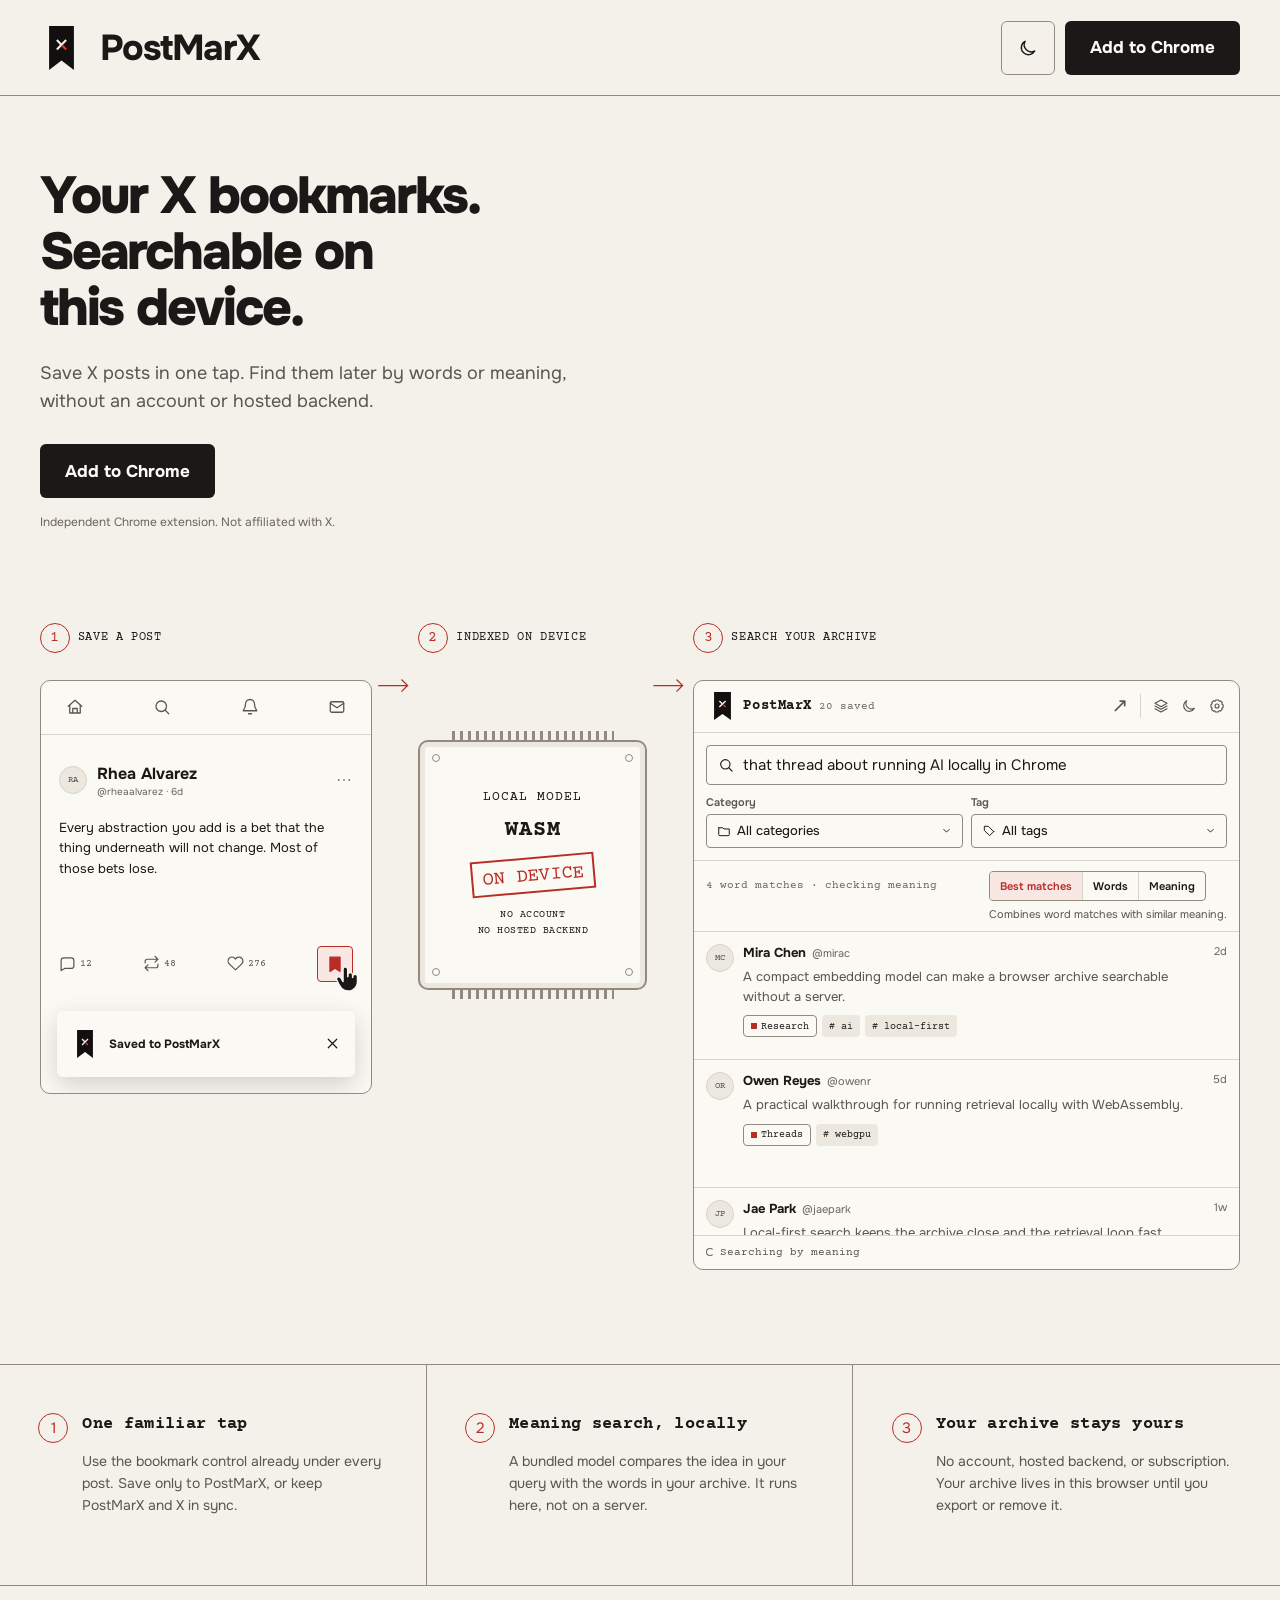
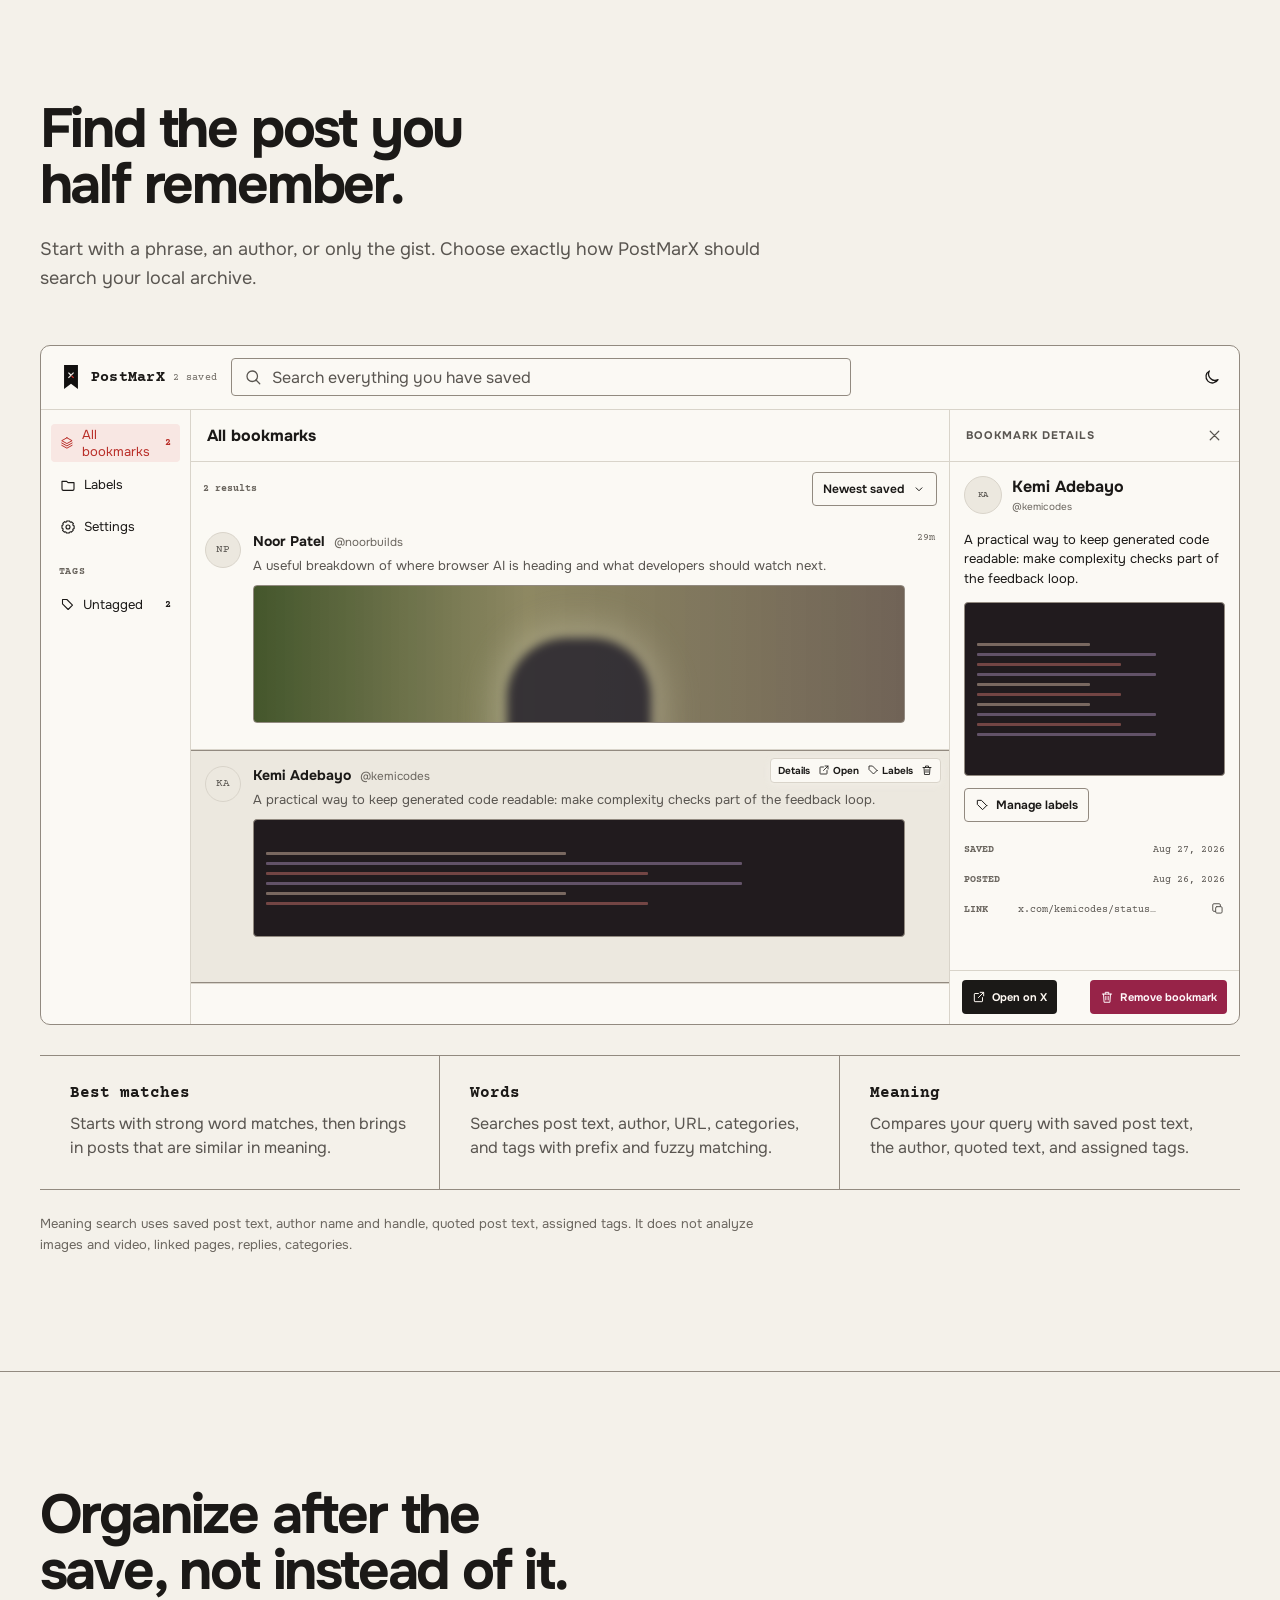
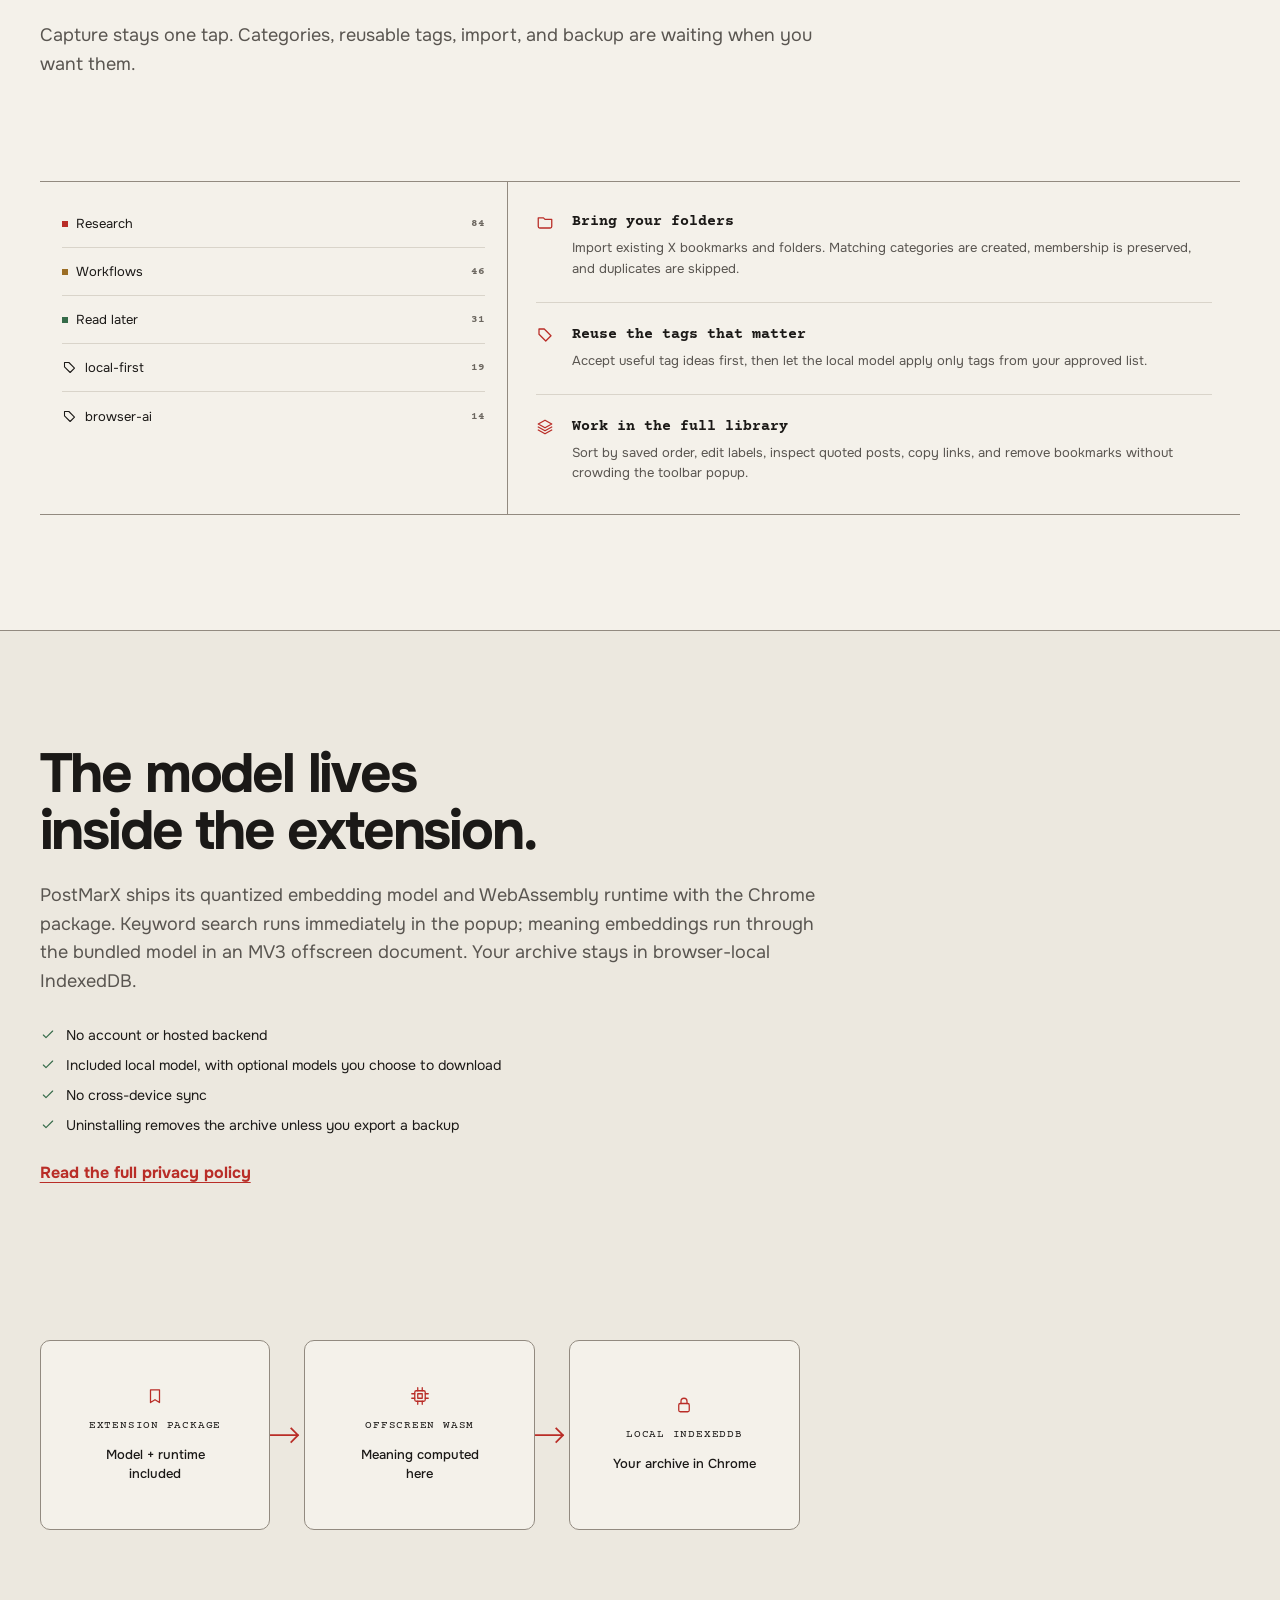
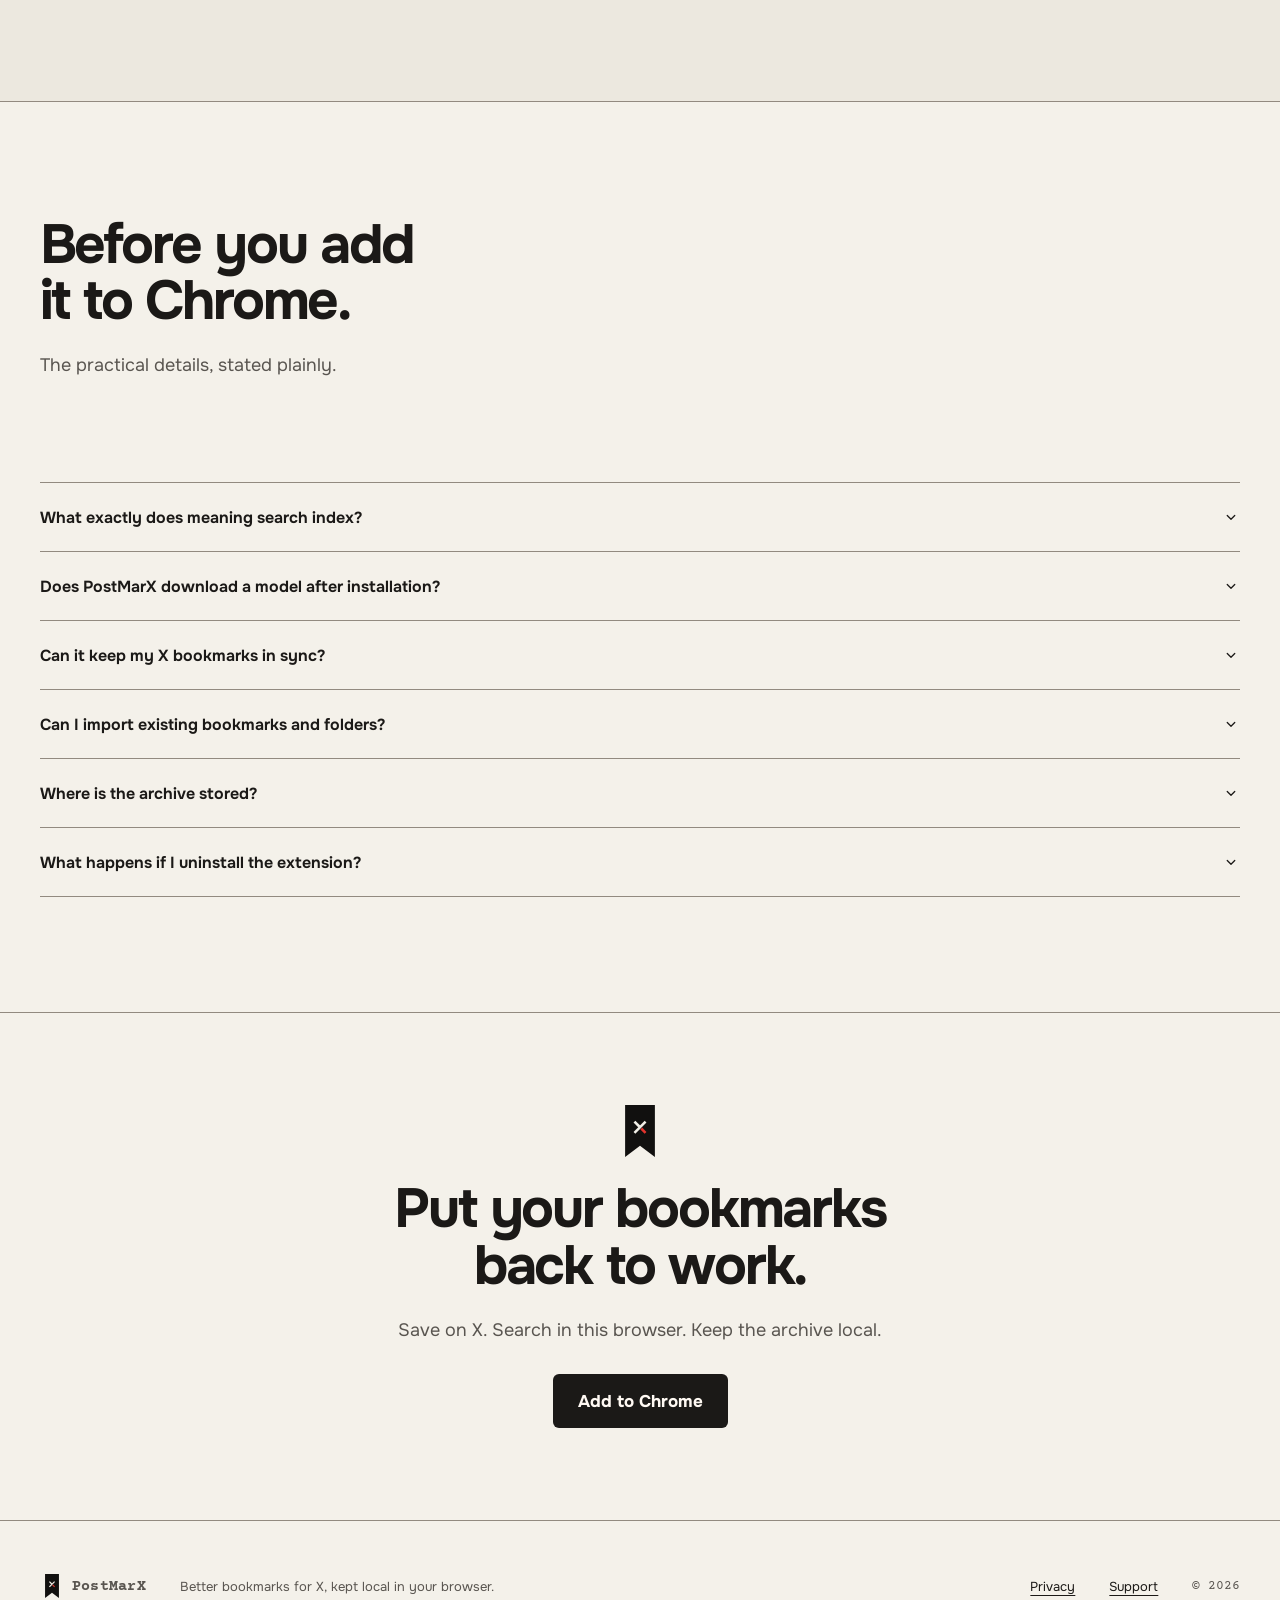
<file: index.html>
<!doctype html>
<html lang="en">
  <head>
    <meta charset="UTF-8" />
    <meta name="viewport" content="width=device-width, initial-scale=1" />
    <meta name="theme-color" content="#f4f1ea" />
    <meta
      name="description"
      content="Save X bookmarks locally and find them later with private, on-device word and meaning search."
    />
    <link rel="icon" type="image/png" href="./icon-32.png" sizes="32x32" />
    <title>PostMarX | Better Bookmarks for X</title>
    <script type="module" crossorigin src="./assets/main-QLhbgaQx.js"></script>
    <link rel="stylesheet" crossorigin href="./assets/main-zITlwWEI.css">
  </head>
  <body>
    <div id="app"></div>
  </body>
</html>
</file>
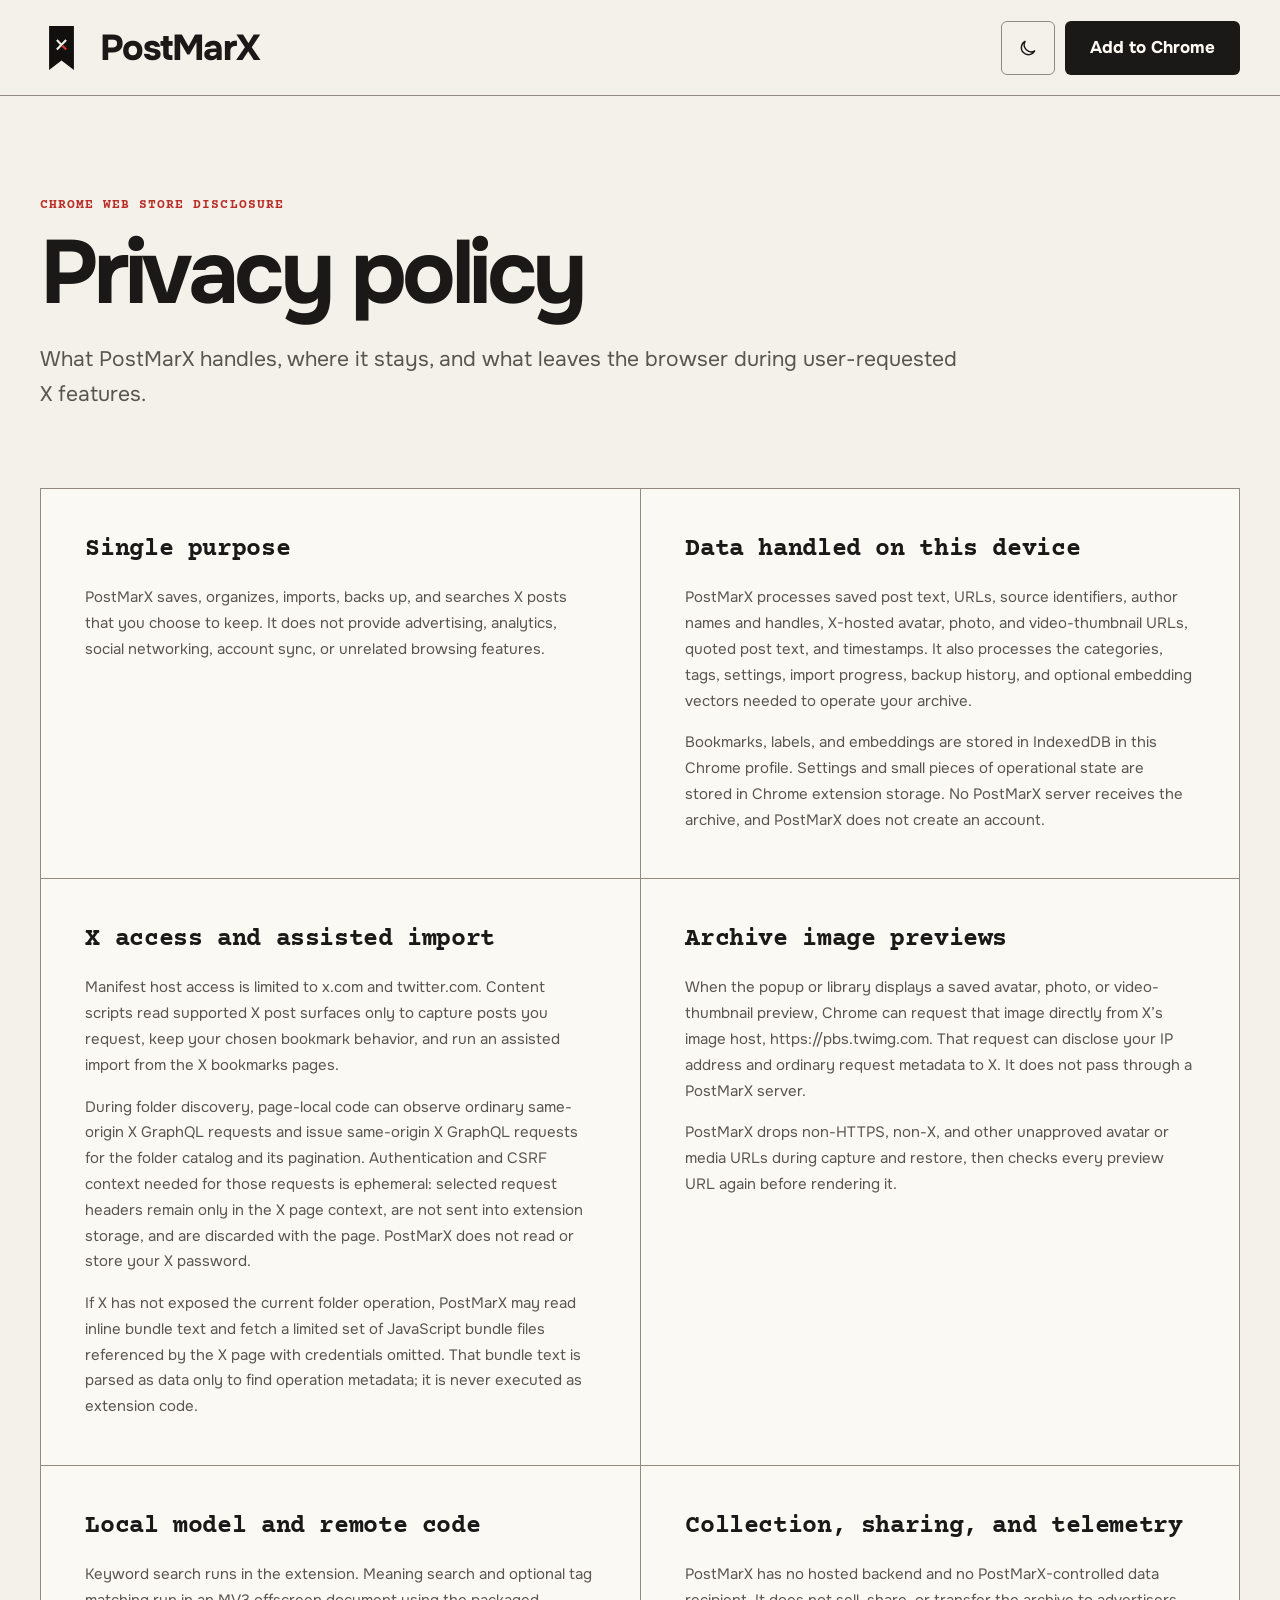
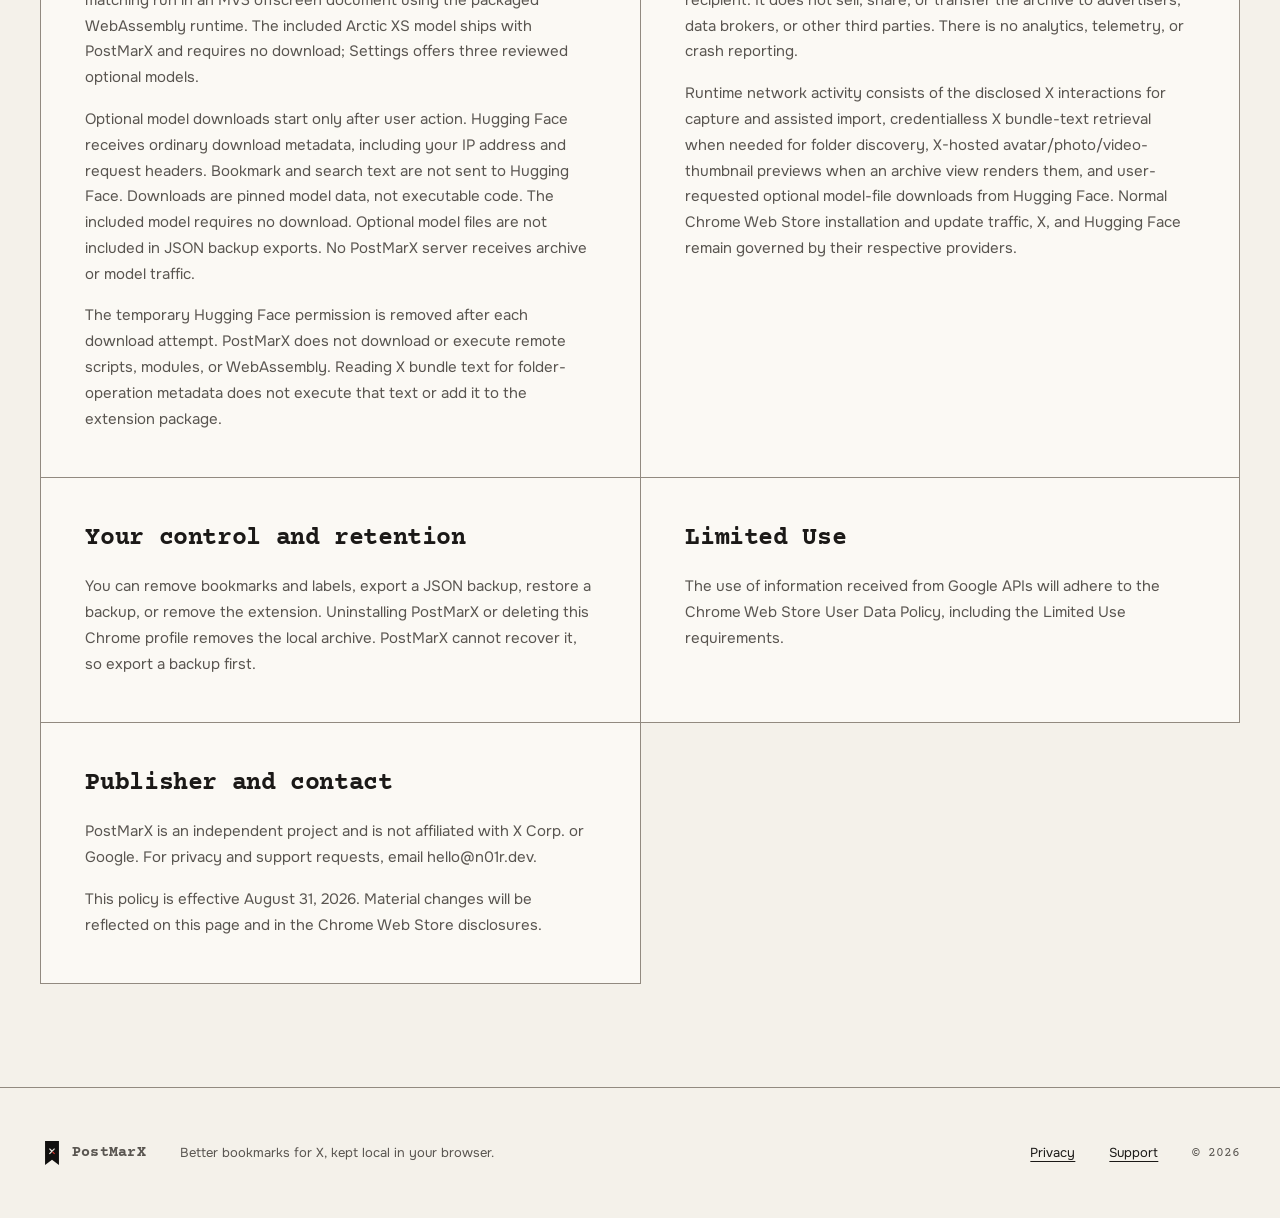
<file: privacy.html>
<!doctype html>
<html lang="en">
  <head>
    <meta charset="UTF-8" />
    <meta name="viewport" content="width=device-width, initial-scale=1" />
    <meta name="theme-color" content="#f4f1ea" />
    <meta name="description" content="PostMarX privacy policy and Chrome Web Store data-use disclosure." />
    <link rel="icon" type="image/png" href="./icon-32.png" sizes="32x32" />
    <title>Privacy policy | PostMarX</title>
    <script type="module" crossorigin src="./assets/main-QLhbgaQx.js"></script>
    <link rel="stylesheet" crossorigin href="./assets/main-zITlwWEI.css">
  </head>
  <body data-page="privacy">
    <div id="app"></div>
  </body>
</html>
</file>
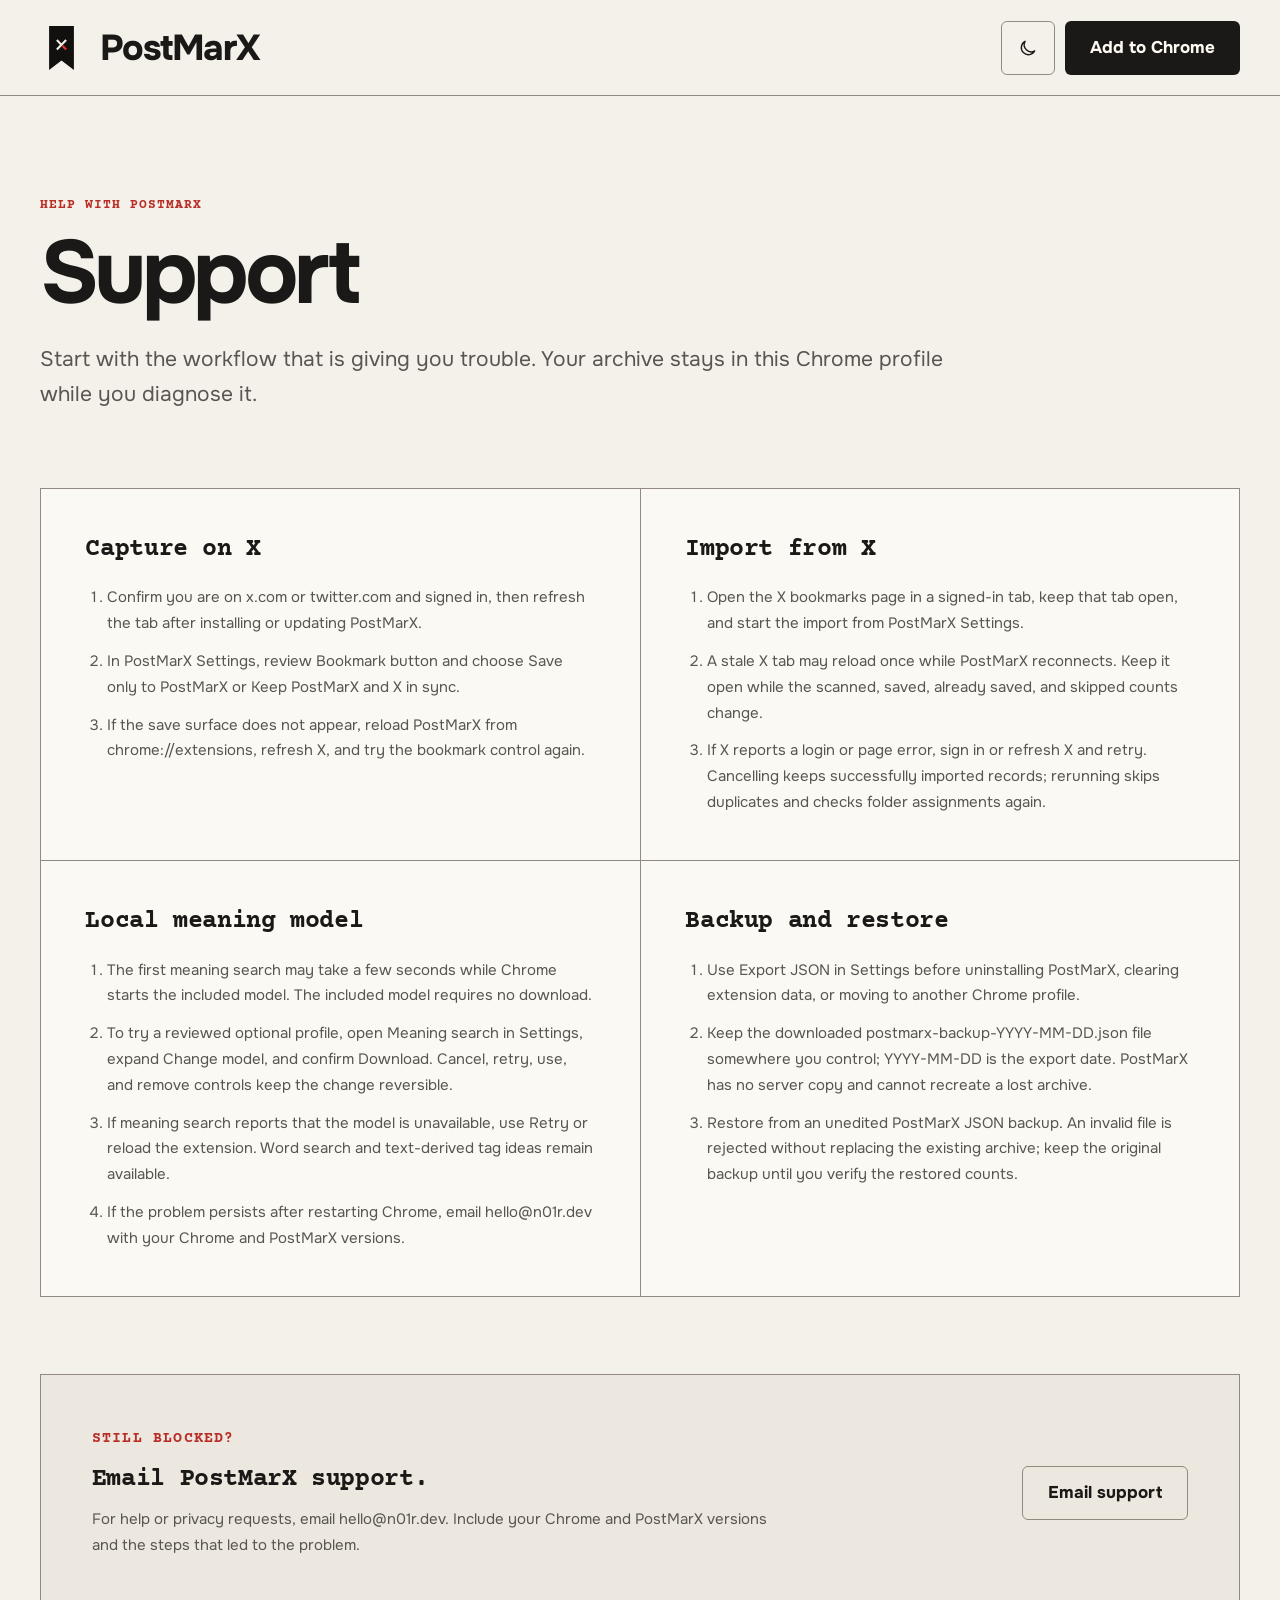
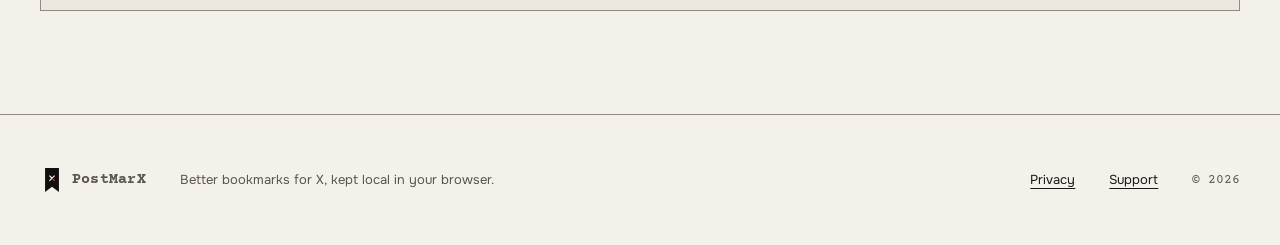
<file: support.html>
<!doctype html>
<html lang="en">
  <head>
    <meta charset="UTF-8" />
    <meta name="viewport" content="width=device-width, initial-scale=1" />
    <meta name="theme-color" content="#f4f1ea" />
    <meta name="description" content="Troubleshooting and Chrome Web Store support for PostMarX." />
    <link rel="icon" type="image/png" href="./icon-32.png" sizes="32x32" />
    <title>Support | PostMarX</title>
    <script type="module" crossorigin src="./assets/main-QLhbgaQx.js"></script>
    <link rel="stylesheet" crossorigin href="./assets/main-zITlwWEI.css">
  </head>
  <body data-page="support">
    <div id="app"></div>
  </body>
</html>
</file>
<file: assets/main-zITlwWEI.css>
:root,[data-theme=light]{--lightningcss-light:initial;--lightningcss-dark: ;color-scheme:light;--pmx-bg:#f4f1ea;--pmx-surface:#fbf9f4;--pmx-surface-2:#ece8df;--pmx-surface-3:#ded9cf;--pmx-line:#d9d4ca;--pmx-line-strong:#928a80;--pmx-text:#1b1917;--pmx-text-2:#595550;--pmx-text-3:#6b665f;--pmx-action:#1b1917;--pmx-action-hover:#302c28;--pmx-on-action:#fff9f3;--pmx-accent:#b92d27;--pmx-accent-wash:#f8e7e3;--pmx-accent-line:#e2aca6;--pmx-danger:#972348;--pmx-danger-hover:#7e1a3b;--pmx-danger-wash:#f7e8ed;--pmx-on-danger:#fff7fa;--pmx-ok:#356b49;--pmx-radius-sm:4px;--pmx-radius:6px;--pmx-radius-lg:10px;--pmx-ease:cubic-bezier(.2, 0, 0, 1)}[data-theme=dark]{--lightningcss-light: ;--lightningcss-dark:initial;color-scheme:dark;--pmx-bg:#12110f;--pmx-surface:#1a1816;--pmx-surface-2:#24211e;--pmx-surface-3:#302c28;--pmx-line:#34302c;--pmx-line-strong:#777069;--pmx-text:#f3efe7;--pmx-text-2:#c1bab0;--pmx-text-3:#9d958b;--pmx-action:#e4ded4;--pmx-action-hover:#f3efe7;--pmx-on-action:#181614;--pmx-accent:#f06b62;--pmx-accent-wash:#3b211f;--pmx-accent-line:#80423e;--pmx-danger:#ff84a6;--pmx-danger-hover:#ffa0b9;--pmx-danger-wash:#3a1d29;--pmx-on-danger:#240b14;--pmx-ok:#76c690}@media (prefers-color-scheme:dark){:root:not([data-theme]){--lightningcss-light: ;--lightningcss-dark:initial;color-scheme:dark;--pmx-bg:#12110f;--pmx-surface:#1a1816;--pmx-surface-2:#24211e;--pmx-surface-3:#302c28;--pmx-line:#34302c;--pmx-line-strong:#777069;--pmx-text:#f3efe7;--pmx-text-2:#c1bab0;--pmx-text-3:#9d958b;--pmx-action:#e4ded4;--pmx-action-hover:#f3efe7;--pmx-on-action:#181614;--pmx-accent:#f06b62;--pmx-accent-wash:#3b211f;--pmx-accent-line:#80423e;--pmx-danger:#ff84a6;--pmx-danger-hover:#ffa0b9;--pmx-danger-wash:#3a1d29;--pmx-on-danger:#240b14;--pmx-ok:#76c690}}@font-face{font-family:Onest;src:url(./Onest-Variable-CUIqqgP9.woff2)format("woff2");font-weight:100 900;font-style:normal;font-display:swap}@font-face{font-family:Courier Prime;src:url(./CourierPrime-Regular-DXo6U2x0.ttf)format("truetype");font-weight:400;font-style:normal;font-display:swap}@font-face{font-family:Courier Prime;src:url(./CourierPrime-Bold-CsRXgBhi.ttf)format("truetype");font-weight:700;font-style:normal;font-display:swap}:root{font-synthesis:none;text-rendering:optimizelegibility;scroll-behavior:smooth;--font-voice:"Courier Prime", "Courier New", monospace;--page-gutter:clamp(24px, 3.1vw, 52px);--page-max:1536px;font-family:Onest,ui-sans-serif,system-ui,sans-serif}*{box-sizing:border-box}.sr-only{clip:rect(0, 0, 0, 0);white-space:nowrap;border:0;width:1px;height:1px;padding:0;position:absolute;overflow:hidden}html,body,#app{min-height:100%;margin:0}body{background:var(--pmx-bg);color:var(--pmx-text)}body,button,a{font-family:inherit}a{color:inherit;text-underline-offset:4px;text-decoration-thickness:1px}button{color:inherit}::selection{background:var(--pmx-accent);color:var(--pmx-on-action)}::-webkit-scrollbar{width:10px}::-webkit-scrollbar-track{background:var(--pmx-bg)}::-webkit-scrollbar-thumb{background:var(--pmx-line-strong);border:3px solid var(--pmx-bg)}:focus-visible{outline:2px solid var(--pmx-accent);outline-offset:3px}[data-anchor-focus]:focus{outline:2px solid var(--pmx-accent);outline-offset:8px}.site-shell{background:var(--pmx-bg);min-width:320px;overflow:clip}.site-header{width:min(100%, var(--page-max));min-height:96px;padding:0 var(--page-gutter);border-bottom:1px solid var(--pmx-line-strong);grid-template-columns:1fr auto auto;align-items:center;gap:clamp(28px,4vw,68px);margin:0 auto;display:grid}.site-brand{letter-spacing:-.035em;align-items:center;gap:16px;width:fit-content;font-size:36px;font-weight:760;text-decoration:none;display:inline-flex}.brand-mark{object-fit:contain}.site-brand__mark{width:44px;height:44px}[data-theme=dark] .brand-mark{content:url("data:image/svg+xml,%3csvg%20xmlns='http://www.w3.org/2000/svg'%20width='537.5579'%20height='925.6'%20viewBox='243.2211%2049.2000%20537.5579%20925.6000'%3e%3ctitle%3ePostMarX%20Dark%20Icon%3c/title%3e%3cdesc%3eCanonical%20PostMarX%20bookmark%20icon.%3c/desc%3e%3cpath%20class='ribbon'%20d='%20M%20245.2211%2051.2000%20H%20778.7789%20V%20972.8000%20L%20512%20773.3895%20L%20245.2211%20972.8000%20Z'%20fill='%23F2EFE8'/%3e%3cg%20%3e%3cline%20x1='412.2947'%20y1='544.3368'%20x2='611.7053'%20y2='344.9263'%20stroke='%2311100F'%20stroke-width='45.8105'%20stroke-linecap='butt'/%3e%3cline%20x1='412.2947'%20y1='344.9263'%20x2='503.9158'%20y2='436.5474'%20stroke='%2311100F'%20stroke-width='45.8105'%20stroke-linecap='butt'/%3e%3cline%20x1='534.9053'%20y1='467.5368'%20x2='611.7053'%20y2='544.3368'%20stroke='%23E2342D'%20stroke-width='45.8105'%20stroke-linecap='butt'/%3e%3c/g%3e%3c/svg%3e")}.site-brand--small{font-family:var(--font-voice);letter-spacing:.02em;gap:8px;font-size:15px;font-weight:700}.site-brand--small .site-brand__mark{width:24px;height:24px}.site-header nav{align-items:center;gap:clamp(24px,3vw,46px);display:flex}.site-header nav a{align-items:center;min-height:44px;font-size:17px;text-decoration:none;display:inline-flex}.site-header nav a:hover{color:var(--pmx-accent)}.site-header__actions{align-items:center;gap:10px;display:flex}.theme-toggle{border:1px solid var(--pmx-line-strong);border-radius:var(--pmx-radius);width:54px;height:54px;color:var(--pmx-text);cursor:pointer;transition:background .14s var(--pmx-ease), transform .14s var(--pmx-ease);background:0 0;place-items:center;padding:0;display:grid}.theme-toggle:hover{background:var(--pmx-surface-2)}.theme-toggle:active{transform:translateY(1px)}.chrome-cta,.secondary-action{background:var(--pmx-action);width:fit-content;min-height:54px;color:var(--pmx-on-action);border-radius:var(--pmx-radius);transition:background .14s var(--pmx-ease), transform .14s var(--pmx-ease);justify-content:center;align-items:center;padding:0 25px;font-size:17px;font-weight:720;text-decoration:none;display:inline-flex}.chrome-cta:hover{background:var(--pmx-action-hover);transform:translateY(-1px)}.chrome-cta:active{transform:translateY(1px)}.site-header__cta{min-height:54px}.hero{width:min(100%, var(--page-max));min-height:706px;padding:44px var(--page-gutter) 40px;grid-template-columns:minmax(405px,.86fr) minmax(880px,2.14fr);align-items:center;gap:clamp(24px,2.6vw,44px);margin:0 auto;display:grid}.hero__copy{align-self:center;padding-bottom:12px}.hero__copy h1{letter-spacing:-.04em;text-wrap:nowrap;width:max-content;max-width:none;margin:0 0 24px;font-size:clamp(48px,3.52vw,54px);font-weight:840;line-height:1.08}.hero__copy h1 span{white-space:nowrap}.hero__copy>p{max-width:32ch;color:var(--pmx-text-2);margin:0 0 28px;font-size:18px;line-height:1.55}.hero__copy small{color:var(--pmx-text-3);margin-top:16px;font-size:12px;display:block}.product-flow{grid-template-columns:minmax(235px,.9fr) 38px minmax(170px,.62fr) 38px minmax(400px,1.48fr);align-items:start;gap:10px;width:100%;margin:0;display:grid}.flow-stage{min-width:0}.stage-legend{min-height:52px;font-family:var(--font-voice);text-transform:uppercase;letter-spacing:.08em;white-space:nowrap;align-items:center;gap:12px;margin:0 0 16px;display:flex}.stage-legend span,.proof-strip article>span{border:1px solid var(--pmx-accent);width:30px;height:30px;color:var(--pmx-accent);border-radius:50%;flex:none;place-items:center;font-size:15px;display:grid}.stage-legend b{font-size:14px;font-weight:400}.save-card{border:1px solid var(--pmx-line-strong);border-radius:var(--pmx-radius-lg);background:var(--pmx-surface);flex-direction:column;height:414px;display:flex;overflow:hidden}.save-card__chrome{border-bottom:1px solid var(--pmx-line);min-height:54px;color:var(--pmx-text-2);justify-content:space-between;align-items:center;padding:0 25px;display:flex}.save-card__post{padding:28px 18px 20px}.save-card__author,.library-demo__detail-author{align-items:center;gap:10px;display:flex}.save-card__author>p,.library-demo__detail-author p{gap:1px;min-width:0;margin:0;display:grid}.save-card__author strong,.save-card__author small{white-space:nowrap;text-overflow:ellipsis;overflow:hidden}.save-card__author small,.library-demo__detail-author small{color:var(--pmx-text-3);font-size:10px}.save-card__author>svg{margin-left:auto}.save-card__post>p{min-height:118px;margin:20px 0 10px;font-size:13px;line-height:1.6}.save-card__actions{color:var(--pmx-text-2);font-family:var(--font-voice);justify-content:space-between;align-items:center;font-size:10px;display:flex}.save-card__actions>span{align-items:center;gap:4px;display:inline-flex}.save-card__bookmark{border:1px solid var(--pmx-accent);border-radius:var(--pmx-radius-sm);background:var(--pmx-accent-wash);width:36px;height:36px;color:var(--pmx-accent);place-items:center;position:relative;display:grid!important}.save-card__bookmark-glyph{fill:currentColor}.save-card__click-pointer{z-index:1;color:var(--pmx-text);filter:drop-shadow(-1px 0 var(--pmx-surface)) drop-shadow(1px 0 var(--pmx-surface)) drop-shadow(0 -1px var(--pmx-surface)) drop-shadow(0 1px var(--pmx-surface));pointer-events:none;position:absolute;top:19px;left:16px}.save-card__toast{border-radius:var(--pmx-radius);background:var(--pmx-surface);grid-template-columns:auto 1fr auto;align-items:center;gap:10px;min-height:66px;margin:auto 16px 16px;padding:10px 14px;font-size:12px;display:grid;box-shadow:0 8px 24px #1b19172e}.save-card__toast-mark{width:28px;height:28px}.flow-arrow{color:var(--pmx-accent);margin-top:66px;overflow:hidden}.flow-arrow svg,.local-path>svg{fill:none;stroke:currentColor;stroke-width:2px;stroke-linecap:square;stroke-linejoin:miter;width:100%;display:block}.flow-arrow svg{animation:route-signal .82s var(--pmx-ease) both}@keyframes route-signal{0%{clip-path:inset(0 100% 0 0)}to{clip-path:inset(0)}}.model-plate{border:2px solid var(--pmx-line-strong);border-radius:var(--pmx-radius-lg);background:var(--pmx-surface);height:250px;box-shadow:inset 0 0 0 5px var(--pmx-surface-2);font-family:var(--font-voice);text-align:center;flex-direction:column;justify-content:center;align-items:center;gap:14px;margin-top:76px;display:flex;position:relative}.model-plate:before,.model-plate:after{content:"";background:repeating-linear-gradient(90deg, var(--pmx-line-strong) 0 3px, transparent 3px 8px);width:72%;height:10px;position:absolute;left:14%}.model-plate:before{top:-11px}.model-plate:after{bottom:-11px}.model-plate>span{letter-spacing:.08em;font-size:13px}.model-plate>strong{letter-spacing:.05em;font-size:22px}.model-plate>b{border:2px solid var(--pmx-accent);color:var(--pmx-accent);letter-spacing:.02em;padding:7px 9px 4px;font-size:19px;font-weight:400;transform:rotate(-5deg)}.model-plate>small{letter-spacing:.05em;font-size:10px;line-height:1.65}.model-plate__pin{border:1px solid var(--pmx-line-strong);border-radius:50%;width:8px;height:8px;position:absolute}.model-plate__pin--one{top:12px;left:12px}.model-plate__pin--two{top:12px;right:12px}.model-plate__pin--three{bottom:12px;left:12px}.model-plate__pin--four{bottom:12px;right:12px}.search-demo{border:1px solid var(--pmx-line-strong);border-radius:var(--pmx-radius-lg);background:var(--pmx-surface);flex-direction:column;height:590px;font-size:13px;display:flex;overflow:hidden}.search-demo__header{border-bottom:1px solid var(--pmx-line);justify-content:space-between;align-items:center;min-height:52px;padding:0 14px;display:flex}.search-demo__brand,.search-demo__tools,.search-demo__author,.search-demo__chips,.search-demo__status>span,.library-demo__status>span{align-items:center;display:flex}.search-demo__brand{font-family:var(--font-voice);gap:7px}.search-demo__brand strong{letter-spacing:.04em;font-size:14px}.search-demo__brand span{color:var(--pmx-text-3);font-size:11px}.search-demo__mark{width:28px;height:28px}.search-demo__tools{color:var(--pmx-text-2);gap:12px}.search-demo__tools:before{content:"↗";border-right:1px solid var(--pmx-line);align-items:center;min-height:24px;padding-right:12px;font-size:20px;line-height:1;display:inline-flex}.search-demo__tools svg{width:16px;height:16px}.search-demo__controls{border-bottom:1px solid var(--pmx-line);padding:12px}.search-demo__query{border:1px solid var(--pmx-line-strong);border-radius:var(--pmx-radius-sm);white-space:nowrap;align-items:center;gap:9px;min-height:40px;padding:0 11px;font-size:15px;display:flex;overflow:hidden}.search-demo__query span{text-overflow:ellipsis;overflow:hidden}.search-demo__filters{grid-template-columns:1fr 1fr;gap:8px;margin-top:10px;display:grid}.search-demo__filter{grid-template-columns:minmax(0,1fr);gap:5px;min-width:0;display:grid}.search-demo__filter small{color:var(--pmx-text-2);grid-column:1;font-size:11px;font-weight:600}.search-demo__filter b{border:1px solid var(--pmx-line-strong);border-radius:var(--pmx-radius-sm);grid-area:2/1;align-items:center;gap:6px;min-height:34px;padding:0 34px 0 10px;font-size:13px;font-weight:450;display:flex}.search-demo__filter>svg{pointer-events:none;grid-area:2/1;place-self:center end;margin-right:10px}.search-demo__summary{grid-template-columns:minmax(max-content,1fr) auto;align-items:start;gap:6px 12px;padding:10px 12px;display:grid}.search-demo__summary>span{color:var(--pmx-text-3);font-family:var(--font-voice);align-self:center;font-size:11px}.search-demo__modes,.mode-switch{border:1px solid var(--pmx-line-strong);border-radius:var(--pmx-radius-sm);width:fit-content;margin:0;display:flex;overflow:hidden}.search-demo__modes span,.mode-switch span{border-right:1px solid var(--pmx-line);align-items:center;min-height:28px;padding:0 10px;font-size:11px;font-weight:600;display:inline-flex}.search-demo__modes span:last-child,.mode-switch span:last-child{border-right:0}.search-demo__modes span[data-active=true],.mode-switch span[data-active=true]{background:var(--pmx-accent-wash);color:var(--pmx-accent)}.search-demo__summary p{color:var(--pmx-text-2);text-align:right;grid-column:2;margin:0;font-size:11px;line-height:1.35}.search-demo__results{flex:1;min-height:0;overflow:hidden}.search-demo__result{border-top:1px solid var(--pmx-line);grid-template-columns:28px 1fr auto;align-items:start;gap:9px;min-height:128px;padding:12px;display:grid}.search-demo__avatar{border:1px solid var(--pmx-line);background:var(--pmx-surface-2);width:28px;height:28px;color:var(--pmx-text-2);font-family:var(--font-voice);border-radius:50%;place-items:center;font-size:9px;display:grid}.search-demo__result-copy{min-width:0}.search-demo__author{gap:6px}.search-demo__author strong{font-size:13px}.search-demo__author span,.search-demo__result>time{color:var(--pmx-text-3);font-size:11px}.search-demo__result-copy>p{color:var(--pmx-text-2);margin:6px 0 9px;font-size:13px;line-height:1.5}.search-demo__chips{flex-wrap:wrap;gap:5px}.search-demo__chip{border-radius:var(--pmx-radius-sm);background:var(--pmx-surface-2);min-height:22px;font-family:var(--font-voice);align-items:center;gap:4px;padding:0 7px;font-size:10px;display:inline-flex}.search-demo__chip[data-category=true]{border:1px solid var(--pmx-line-strong);background:0 0}.search-demo__chip i,.library-demo__sidebar i,.library-demo__detail i,.organize-docket__rail i{background:var(--pmx-accent);width:6px;height:6px;display:inline-block}i[data-color=ochre]{background:#9b6d24}i[data-color=green]{background:var(--pmx-ok)}.search-demo__status,.library-demo__status{border-top:1px solid var(--pmx-line);min-height:34px;font-family:var(--font-voice);color:var(--pmx-text-2);white-space:nowrap;justify-content:space-between;align-items:center;padding:0 12px;font-size:11px;display:flex}.search-demo__status i,.library-demo__status i{border:1px solid var(--pmx-ok);background:var(--pmx-ok);border-radius:50%;width:8px;height:8px;margin-right:6px}.search-demo__status .search-demo__status-spinner{border-color:var(--pmx-text-3);background:0 0;border-right-color:#0000}.proof-strip{width:min(100%, var(--page-max));border-top:1px solid var(--pmx-line-strong);border-bottom:1px solid var(--pmx-line-strong);grid-template-columns:repeat(3,1fr);min-height:222px;margin:0 auto;display:grid}.proof-strip article{border-right:1px solid var(--pmx-line-strong);grid-template-columns:30px 1fr;align-items:start;gap:14px;padding:48px clamp(26px,3vw,54px);display:grid}.proof-strip article:last-child{border-right:0}.proof-strip h2{font-family:var(--font-voice);letter-spacing:.02em;margin:2px 0 16px;font-size:17px}.proof-strip p{max-width:39ch;color:var(--pmx-text-2);margin:0;font-size:14px;line-height:1.6}.section{width:min(100%, var(--page-max));padding:clamp(84px, 9vw, 140px) var(--page-gutter);border-bottom:1px solid var(--pmx-line-strong);margin:0 auto}.section-heading{max-width:780px;margin-bottom:52px}.section-heading h2,.privacy-section h2,.install-section h2{letter-spacing:-.04em;text-wrap:balance;max-width:15ch;margin:0 0 22px;font-size:clamp(38px,4.3vw,68px);line-height:1.02}.section-heading>p,.privacy-section__copy>p,.install-section>p{max-width:65ch;color:var(--pmx-text-2);margin:0;font-size:18px;line-height:1.6}.library-demo{border:1px solid var(--pmx-line-strong);border-radius:var(--pmx-radius-lg);background:var(--pmx-surface);grid-template-rows:64px 1fr;grid-template-columns:190px minmax(440px,1fr) minmax(310px,.72fr);min-height:680px;margin:0;display:grid;overflow:hidden}.library-demo__header{border-bottom:1px solid var(--pmx-line);grid-column:1/-1;grid-template-columns:190px minmax(300px,620px) 1fr;align-items:center;gap:22px;padding:0 18px;display:grid}.library-demo__brand small{color:var(--pmx-text-3);font-family:var(--font-voice);white-space:nowrap;font-size:10px;font-weight:400}.library-demo__search{border:1px solid var(--pmx-line-strong);border-radius:var(--pmx-radius-sm);min-height:38px;color:var(--pmx-text-2);align-items:center;gap:10px;padding:0 12px;display:flex}.library-demo__theme{justify-self:end;place-items:center;display:grid}.library-demo__sidebar{border-right:1px solid var(--pmx-line);flex-direction:column;gap:4px;min-width:0;padding:14px 10px;font-size:13px;display:flex}.library-demo__sidebar>strong{color:var(--pmx-text-3);font-family:var(--font-voice);letter-spacing:.08em;margin:16px 8px 5px;font-size:10px}.library-demo__sidebar>span{border-radius:var(--pmx-radius-sm);align-items:center;gap:8px;min-height:38px;padding:0 9px;display:flex}.library-demo__sidebar>span[data-active=true]{background:var(--pmx-accent-wash);color:var(--pmx-accent)}.library-demo__sidebar b{font-family:var(--font-voice);margin-left:auto;font-size:10px}.library-demo__main{min-width:0;overflow:hidden}.library-demo__titlebar{border-bottom:1px solid var(--pmx-line);align-items:center;min-height:52px;padding:0 16px;font-size:16px;font-weight:720;display:flex}.library-demo__toolbar{justify-content:space-between;align-items:center;min-height:54px;padding:0 12px;display:flex}.library-demo__toolbar strong{color:var(--pmx-text-3);font-family:var(--font-voice);font-size:10px}.library-demo__toolbar>span{border:1px solid var(--pmx-line-strong);border-radius:var(--pmx-radius-sm);align-items:center;gap:8px;min-height:34px;padding:0 10px;font-size:12px;font-weight:620;display:inline-flex}.library-demo__rows>article{border-bottom:1px solid var(--pmx-line);grid-template-columns:36px minmax(0,1fr) auto;align-content:start;gap:12px;min-height:234px;padding:16px 14px;display:grid;position:relative}.library-demo__rows>article[data-selected=true]{background:var(--pmx-surface-2);box-shadow:inset 0 1px var(--pmx-line-strong), inset 0 -1px var(--pmx-line-strong)}.library-demo__rows .search-demo__avatar{width:36px;height:36px;font-size:11px}.library-demo__rows h3{margin:0;font-size:14px}.library-demo__rows h3 small{color:var(--pmx-text-3);margin-left:5px;font-weight:400}.library-demo__rows p{color:var(--pmx-text-2);margin:7px 0 10px;font-size:13px;line-height:1.45}.library-demo__rows time{color:var(--pmx-text-3);font-family:var(--font-voice);font-size:10px}.library-demo__row-copy{min-width:0}.library-demo__row-actions{border:1px solid var(--pmx-line);border-radius:var(--pmx-radius-sm);background:var(--pmx-surface);box-shadow:0 2px 7px color-mix(in srgb, var(--pmx-bg) 65%, transparent);align-items:center;gap:8px;padding:5px 7px;font-size:10px;font-weight:650;display:flex;position:absolute;top:8px;right:8px}.library-demo__row-actions span{white-space:nowrap;align-items:center;gap:3px;display:inline-flex}.library-demo__media{border:1px solid var(--pmx-line-strong);border-radius:var(--pmx-radius-sm);width:100%;height:138px;overflow:hidden}.library-demo__media--photo{background:linear-gradient(90deg, #33481ae6, #777144c7 42%, #615346e0), var(--pmx-surface-3)}.library-demo__media--photo span{filter:blur(5px);background:#2b2730e0;border-radius:42% 42% 12% 12%;width:22%;height:105%;margin:8% auto 0;display:block;box-shadow:0 0 34px 12px #e6e2cb4d}.library-demo__media--code{background:#211b1e;align-content:center;gap:7px;padding:12px;display:grid}.library-demo__media--code span{width:calc(48% + var(--code-line,0%));opacity:.66;background:#a89183;border-radius:1px;height:3px}.library-demo__media--code span:nth-child(2n){background:#846f8f;width:76%}.library-demo__media--code span:nth-child(3n){background:#9e5c58;width:61%}.library-demo__media--compact{height:118px}.library-demo__detail{border-left:1px solid var(--pmx-line);flex-direction:column;min-width:0;display:flex}.library-demo__detail>header{border-bottom:1px solid var(--pmx-line);min-height:52px;color:var(--pmx-text-2);letter-spacing:.08em;text-transform:uppercase;justify-content:space-between;align-items:center;padding:0 16px;font-size:11px;font-weight:700;display:flex}.library-demo__detail-body{flex:1;min-height:0;padding:16px}.library-demo__detail-author{align-items:center;gap:10px;display:flex}.library-demo__detail-author .search-demo__avatar{width:38px;height:38px}.library-demo__detail-author strong,.library-demo__detail-author small{display:block}.library-demo__detail-author p{margin:0}.library-demo__detail-author small{color:var(--pmx-text-3);margin-top:2px}.library-demo__detail-body>p{margin:16px 0 14px;font-size:13px;line-height:1.5}.library-demo__detail .library-demo__media{height:174px}.library-demo__manage-labels{border:1px solid var(--pmx-line-strong);border-radius:var(--pmx-radius-sm);align-items:center;gap:7px;width:fit-content;min-height:34px;margin:12px 0;padding:0 10px;font-size:12px;font-weight:650;display:inline-flex}.library-demo__detail dl{margin:0}.library-demo__detail dl>div{grid-template-columns:54px minmax(0,1fr);align-items:center;min-height:30px;font-size:10px;display:grid}.library-demo__detail dt{color:var(--pmx-text-3);font-family:var(--font-voice);text-transform:uppercase;font-weight:700}.library-demo__detail dd{min-width:0;color:var(--pmx-text-2);font-family:var(--font-voice);white-space:nowrap;text-overflow:ellipsis;justify-content:flex-end;align-items:center;gap:7px;margin:0;display:flex;overflow:hidden}.library-demo__icon-action{place-items:center;margin-left:auto;display:grid}.library-demo__detail-actions{border-top:1px solid var(--pmx-line);justify-content:space-between;align-items:center;gap:8px;min-height:54px;padding:0 16px;display:flex}.library-demo__detail-actions span{border-radius:var(--pmx-radius-sm);background:var(--pmx-action);min-height:34px;color:var(--pmx-on-action);white-space:nowrap;align-items:center;gap:6px;padding:0 10px;font-size:11px;font-weight:650;display:inline-flex}.library-demo__detail-actions span:last-child{background:var(--pmx-danger);color:var(--pmx-on-danger)}.mode-switch{margin:0}.mode-explanations{border-top:1px solid var(--pmx-line-strong);border-bottom:1px solid var(--pmx-line-strong);grid-template-columns:repeat(3,1fr);margin-top:30px;display:grid}.mode-explanations article{border-right:1px solid var(--pmx-line-strong);padding:28px 30px}.mode-explanations article:last-child{border-right:0}.mode-explanations h3{font-family:var(--font-voice);margin:0 0 10px;font-size:16px}.mode-explanations p{color:var(--pmx-text-2);margin:0;line-height:1.55}.scope-note{max-width:80ch;color:var(--pmx-text-3);margin:24px 0 0;font-size:13px;line-height:1.6}.organize-section{grid-template-columns:minmax(330px,.75fr) minmax(600px,1.25fr);gap:clamp(50px,8vw,130px);display:grid}.organize-section .section-heading{margin:0}.organize-docket{border-top:1px solid var(--pmx-line-strong);border-bottom:1px solid var(--pmx-line-strong);grid-template-columns:minmax(220px,.78fr) minmax(340px,1.22fr);display:grid}.organize-docket__rail{border-right:1px solid var(--pmx-line-strong);margin:0;padding:18px 22px}.organize-docket__rail>div{border-bottom:1px solid var(--pmx-line);justify-content:space-between;align-items:center;min-height:48px;font-size:13px;display:flex}.organize-docket__rail>div:last-child{border-bottom:0}.organize-docket__rail span{align-items:center;gap:8px;display:flex}.organize-docket__rail b{color:var(--pmx-text-3);font-family:var(--font-voice);font-size:11px}.organize-docket__copy{padding:8px 28px}.organize-docket__copy article{border-bottom:1px solid var(--pmx-line);grid-template-columns:24px 1fr;column-gap:12px;padding:23px 0;display:grid}.organize-docket__copy article:last-child{border-bottom:0}.organize-docket__copy svg{color:var(--pmx-accent);grid-row:1/3}.organize-docket__copy h3{font-family:var(--font-voice);margin:0 0 8px;font-size:15px}.organize-docket__copy p{color:var(--pmx-text-2);margin:0;font-size:13px;line-height:1.55}.privacy-section{background:var(--pmx-surface-2);grid-template-columns:minmax(360px,.78fr) minmax(650px,1.22fr);align-items:center;gap:clamp(50px,8vw,130px);display:grid}.privacy-section__copy ul{gap:12px;margin:30px 0 0;padding:0;list-style:none;display:grid}.privacy-section__copy li{align-items:center;gap:10px;font-size:14px;display:flex}.privacy-section__copy li svg{color:var(--pmx-ok)}.text-link{color:var(--pmx-accent);margin-top:28px;font-weight:700;display:inline-block}.local-path{grid-template-columns:repeat(3,minmax(150px,1fr) 46px);align-items:center;min-height:300px;margin:0;display:grid}.local-path>div{border:1px solid var(--pmx-line-strong);border-radius:var(--pmx-radius-lg);background:var(--pmx-bg);text-align:center;flex-direction:column;justify-content:center;align-items:center;gap:14px;min-height:190px;padding:30px 18px;display:flex}.local-path>div svg{color:var(--pmx-accent)}.local-path>div span{font-family:var(--font-voice);letter-spacing:.07em;font-size:11px}.local-path>div b{max-width:16ch;font-size:13px;font-weight:500;line-height:1.45}.local-path>svg{color:var(--pmx-accent)}.local-path>div:last-child{grid-column:5}.faq-section{grid-template-columns:minmax(340px,.75fr) minmax(560px,1.25fr);gap:clamp(60px,8vw,140px);display:grid}.faq-section .section-heading{margin:0}.faq-list{border-top:1px solid var(--pmx-line-strong)}.faq-list details{border-bottom:1px solid var(--pmx-line-strong)}.faq-list summary{cursor:pointer;justify-content:space-between;align-items:center;gap:20px;min-height:68px;font-weight:650;list-style:none;display:flex}.faq-list summary::-webkit-details-marker{display:none}.faq-list summary svg{transition:transform .14s var(--pmx-ease);flex:none}.faq-list details[open] summary svg{transform:rotate(180deg)}.faq-list details p{max-width:68ch;color:var(--pmx-text-2);margin:-4px 44px 24px 0;line-height:1.65}.install-section{width:min(100%, var(--page-max));min-height:490px;padding:92px var(--page-gutter);border-bottom:1px solid var(--pmx-line-strong);text-align:center;flex-direction:column;justify-content:center;align-items:center;margin:0 auto;display:flex}.install-section__mark{width:52px;height:52px;margin-bottom:24px}.install-section h2{max-width:16ch}.install-section>p{max-width:48ch;margin-bottom:30px}.secondary-action{color:var(--pmx-text);border:1px solid var(--pmx-line-strong);background:0 0}.secondary-action:hover{color:var(--pmx-accent);border-color:var(--pmx-accent)}.policy-page{width:min(100%, var(--page-max));padding:clamp(70px, 8vw, 126px) var(--page-gutter);border-bottom:1px solid var(--pmx-line-strong);margin:0 auto}.policy-page__hero{max-width:920px;margin-bottom:clamp(48px,6vw,88px)}.policy-page__eyebrow{color:var(--pmx-accent);font-family:var(--font-voice);letter-spacing:.08em;text-transform:uppercase;margin:0 0 18px;font-size:13px;font-weight:700}.policy-page__hero h1{letter-spacing:-.05em;margin:0 0 24px;font-size:clamp(50px,7vw,96px);line-height:.98}.policy-page__hero>p:last-child{max-width:68ch;color:var(--pmx-text-2);margin:0;font-size:clamp(17px,2vw,21px);line-height:1.65}.policy-page__grid,.support-grid{border-top:1px solid var(--pmx-line-strong);border-left:1px solid var(--pmx-line-strong);grid-template-columns:repeat(2,minmax(0,1fr));display:grid}.policy-card{border-right:1px solid var(--pmx-line-strong);border-bottom:1px solid var(--pmx-line-strong);background:var(--pmx-surface);min-width:0;padding:clamp(28px,3.5vw,52px)}.policy-card h2,.support-hub h2{font-family:var(--font-voice);letter-spacing:-.015em;margin:0 0 20px;font-size:clamp(19px,2vw,25px);line-height:1.25}.policy-card p,.policy-card li,.support-hub p{color:var(--pmx-text-2);font-size:15px;line-height:1.72}.policy-card p{margin:0 0 16px}.policy-card p:last-child{margin-bottom:0}.policy-card ol,.policy-card ul{margin:0;padding-left:1.35em}.policy-card li+li{margin-top:12px}.support-hub{border:1px solid var(--pmx-line-strong);background:var(--pmx-surface-2);grid-template-columns:minmax(0,1fr) auto;align-items:center;gap:clamp(28px,5vw,74px);margin-top:clamp(48px,6vw,80px);padding:clamp(30px,4vw,58px);display:grid}.support-hub h2{margin-bottom:12px}.support-hub p{max-width:68ch;margin:0}.support-hub .policy-page__eyebrow{color:var(--pmx-accent);margin-bottom:12px}.site-footer{width:min(100%, var(--page-max));min-height:130px;padding:28px var(--page-gutter);color:var(--pmx-text-2);grid-template-columns:auto 1fr auto auto auto;align-items:center;gap:34px;margin:0 auto;font-size:13px;display:grid}.site-footer p{margin:0}.site-footer>a:not(.site-brand){color:var(--pmx-text)}.site-footer>span{font-family:var(--font-voice)}@media (width<=1320px){.hero{grid-template-columns:300px minmax(0,1fr)}.hero__copy h1{font-size:52px}.product-flow{grid-template-columns:minmax(210px,.9fr) 28px minmax(150px,.62fr) 28px minmax(350px,1.48fr);gap:6px}.stage-legend{letter-spacing:.04em;gap:8px}.stage-legend b{font-size:12px}.library-demo{grid-template-columns:150px minmax(390px,1fr) 290px}.library-demo__header{grid-template-columns:150px minmax(300px,620px) 1fr}.library-demo__detail-body{padding:14px}.library-demo__detail-actions{padding:0 12px}.local-path{grid-template-columns:minmax(150px,1fr) 34px minmax(150px,1fr) 34px minmax(150px,1fr)}}@media (width<=1390px){.site-header{grid-template-columns:1fr auto}.site-header nav{display:none}.hero{grid-template-columns:1fr;padding-top:72px}.hero__copy{display:block}.hero__copy h1{grid-column:1/-1;width:auto;max-width:650px}.hero__copy>p{max-width:48ch}.product-flow{grid-template-columns:minmax(230px,.9fr) 34px minmax(170px,.62fr) 34px minmax(380px,1.48fr);margin-top:36px}.proof-strip{margin-top:54px}.organize-section,.privacy-section,.faq-section{grid-template-columns:1fr}.organize-section .section-heading,.faq-section .section-heading{margin-bottom:0}.local-path{max-width:760px}}@media (width<=1020px){.library-demo{grid-template-columns:155px minmax(0,1fr)}.library-demo__header{grid-template-columns:155px minmax(300px,1fr) auto}.library-demo__detail{display:none}}@media (width>=781px) and (width<=960px){.product-flow{grid-template-rows:auto 54px auto;grid-template-columns:minmax(300px,1fr) 46px minmax(220px,.72fr);gap:18px 14px}.flow-stage--save{grid-area:1/1}.flow-arrow--save-to-model{grid-area:1/2}.flow-stage--model{grid-area:1/3}.flow-arrow--model-to-search{grid-area:2/3;align-self:center;width:42px;margin:4px auto;transform:rotate(90deg)}.flow-stage--search{grid-area:3/1/auto/-1}.save-card{max-width:390px}.model-plate{min-width:220px}}@media (width<=780px){.site-header{gap:12px;min-height:76px}.site-brand{gap:9px;font-size:25px}.site-brand__mark{width:32px;height:32px}.theme-toggle{width:44px;height:44px}.site-header__cta{min-height:44px;padding:0 15px;font-size:14px}.hero{min-height:auto;padding-top:54px}.hero__copy{display:block}.hero__copy h1{width:max-content;max-width:none;font-size:clamp(43px,12vw,62px)}.hero__copy>p{font-size:17px}.product-flow{flex-direction:column;align-items:stretch;gap:22px;display:flex}.flow-stage{width:100%}.stage-legend{min-height:40px;margin-bottom:10px}.flow-arrow{width:42px;margin:-2px auto;transform:rotate(90deg)}.save-card{max-width:390px;margin:0 auto}.model-plate{width:min(100%,280px);height:230px;margin:0 auto}.search-demo{height:590px}.proof-strip{grid-template-columns:1fr;margin-top:80px}.proof-strip article{border-right:0;border-bottom:1px solid var(--pmx-line-strong)}.proof-strip article:last-child{border-bottom:0}.section{padding-top:80px;padding-bottom:80px}.section-heading h2,.privacy-section h2,.install-section h2{font-size:clamp(38px,10vw,54px)}.section-heading>p,.privacy-section__copy>p,.install-section>p{font-size:16px}.library-demo{grid-template-rows:auto auto 1fr;grid-template-columns:1fr;min-height:640px}.library-demo__header{grid-column:1;grid-template-columns:1fr auto;gap:12px;padding:12px}.library-demo__header .site-brand{display:none}.library-demo__search{grid-column:1}.library-demo__theme{grid-area:1/2}.library-demo__sidebar{border-right:0;border-bottom:1px solid var(--pmx-line);flex-direction:row;padding:10px 12px;overflow:auto}.library-demo__sidebar>strong{display:none}.library-demo__sidebar>span{flex:none}.library-demo__toolbar{min-height:54px;padding:0 12px}.library-demo__rows>article{min-height:220px}.library-demo__row-actions{display:none}.mode-explanations{grid-template-columns:1fr}.mode-explanations article{border-right:0;border-bottom:1px solid var(--pmx-line-strong)}.mode-explanations article:last-child{border-bottom:0}.organize-docket{grid-template-columns:1fr}.organize-docket__rail{border-right:0;border-bottom:1px solid var(--pmx-line-strong)}.local-path{flex-direction:column;gap:12px;display:flex}.local-path>div{width:100%;min-height:150px}.local-path>svg{width:38px;transform:rotate(90deg)}.site-footer{grid-template-columns:1fr auto;gap:18px}.site-footer p{grid-area:2/1/auto/-1}.policy-page__grid,.support-grid,.support-hub{grid-template-columns:1fr}}@media (width<=420px){:root{--page-gutter:18px}.site-header{padding-right:12px}.site-brand{font-size:21px}.site-header__actions{gap:6px}.theme-toggle{width:40px;height:40px}.site-header__cta{padding:0 12px}.hero__copy h1{letter-spacing:-.035em;text-wrap:balance;width:auto;font-size:clamp(39px,11vw,46px)}.hero__copy h1 span{white-space:normal}.search-demo__tools{gap:9px}.search-demo__summary{grid-template-columns:1fr}.search-demo__modes,.search-demo__summary p{grid-column:1}.search-demo__summary p{text-align:left}.search-demo__result{grid-template-columns:28px 1fr}.search-demo__result>time,.library-demo__toolbar>span{display:none}.library-demo__rows>article{grid-template-columns:34px 1fr}.library-demo__rows time{display:none}.organize-docket__copy{padding:8px 18px}.faq-list summary{font-size:14px}.site-footer{grid-template-columns:1fr}.site-footer>a:not(.site-brand),.site-footer>span{width:fit-content}}@media (prefers-reduced-motion:reduce){:root{scroll-behavior:auto}*,:before,:after{transition-duration:.01ms!important;animation-duration:.01ms!important;animation-iteration-count:1!important}}@media (prefers-color-scheme:dark){:root:not([data-theme]) .brand-mark{content:url("data:image/svg+xml,%3csvg%20xmlns='http://www.w3.org/2000/svg'%20width='537.5579'%20height='925.6'%20viewBox='243.2211%2049.2000%20537.5579%20925.6000'%3e%3ctitle%3ePostMarX%20Dark%20Icon%3c/title%3e%3cdesc%3eCanonical%20PostMarX%20bookmark%20icon.%3c/desc%3e%3cpath%20class='ribbon'%20d='%20M%20245.2211%2051.2000%20H%20778.7789%20V%20972.8000%20L%20512%20773.3895%20L%20245.2211%20972.8000%20Z'%20fill='%23F2EFE8'/%3e%3cg%20%3e%3cline%20x1='412.2947'%20y1='544.3368'%20x2='611.7053'%20y2='344.9263'%20stroke='%2311100F'%20stroke-width='45.8105'%20stroke-linecap='butt'/%3e%3cline%20x1='412.2947'%20y1='344.9263'%20x2='503.9158'%20y2='436.5474'%20stroke='%2311100F'%20stroke-width='45.8105'%20stroke-linecap='butt'/%3e%3cline%20x1='534.9053'%20y1='467.5368'%20x2='611.7053'%20y2='544.3368'%20stroke='%23E2342D'%20stroke-width='45.8105'%20stroke-linecap='butt'/%3e%3c/g%3e%3c/svg%3e")}}@media (forced-colors:active){.chrome-cta,.secondary-action,.save-card,.search-demo,.library-demo,.local-path>div,.policy-card,.support-hub{border:1px solid canvastext}.flow-arrow,.local-path>svg,.organize-docket__copy svg{color:linktext}:focus-visible{outline-color:highlight}}
</file>
